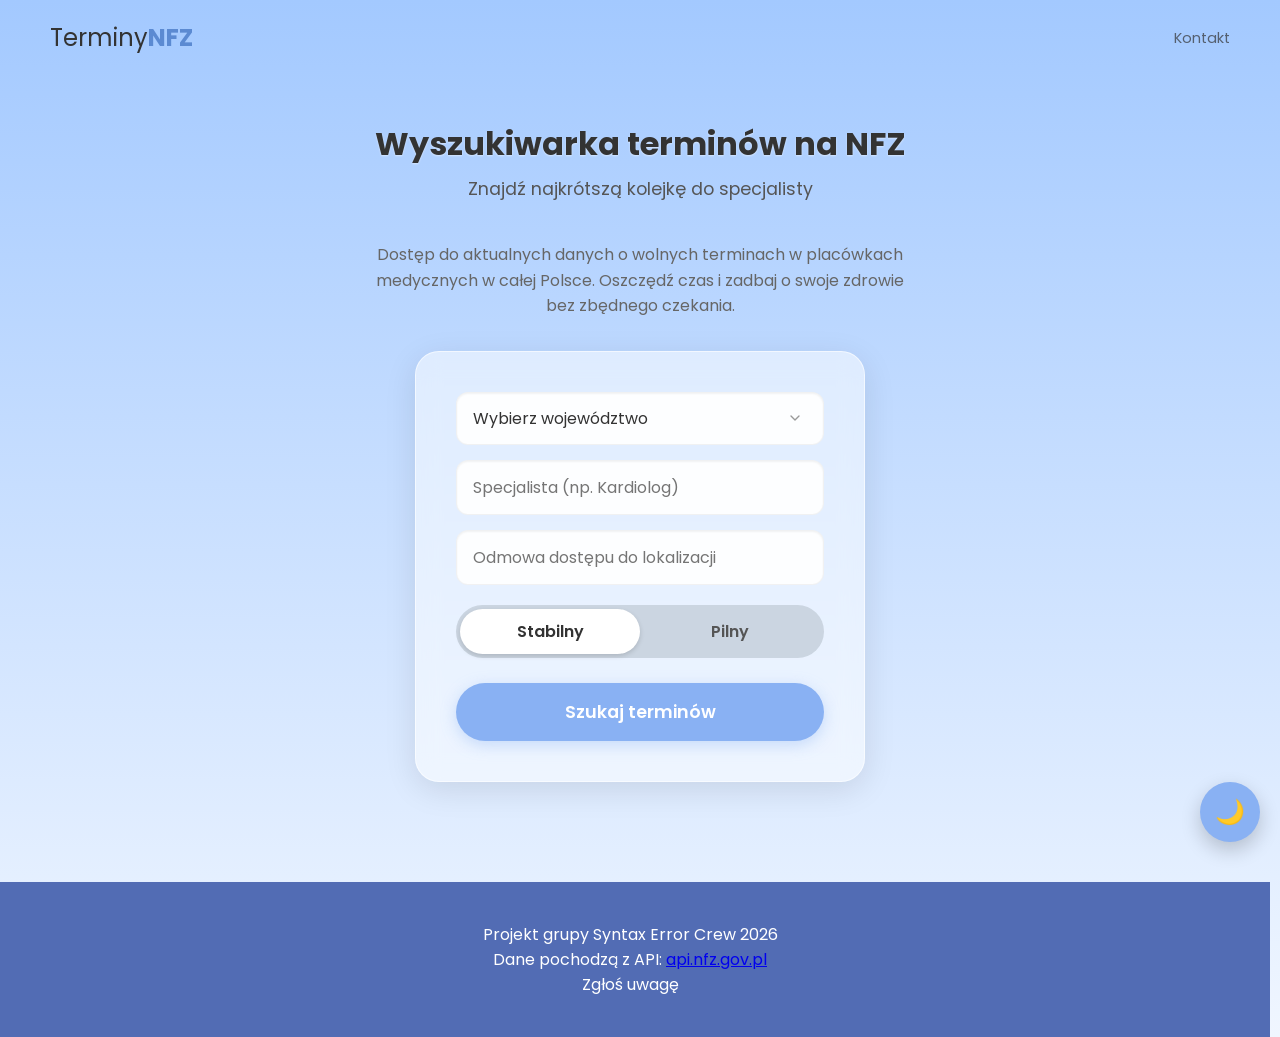
<file: index.html>
<!DOCTYPE html>
<html lang="pl">
<head>
    <meta charset="UTF-8">
    <meta name="viewport" content="width=device-width, initial-scale=1.0">
    <title>Wyszukiwarka Terminów Lekarskich</title>
    <link rel="stylesheet" href="style.css">

 <!-- favicon    -->
    <link rel="shortcut icon" href="favicon/favicon.ico">

<link rel="icon" type="image/png" sizes="32x32" href="favicon/favicon-32x32.png">
<link rel="icon" type="image/png" sizes="16x16" href="favicon/favicon-16x16.png">
<link rel="apple-touch-icon" sizes="180x180" href="favicon/apple-touch-icon.png">

<link rel="manifest" href="site.webmanifest">
</head>
<body class="home-page">    
    <script>
        if (localStorage.getItem('theme') === 'dark') {
            document.body.classList.add('dark');
        }
    </script>
    <nav class="top-nav">
        <div class="logo">Terminy<b>NFZ</b></div>
        <div class="nav-links">
            <a href="#footer">Kontakt</a>
        </div>
    </nav>

    <header class="hero-text">
        <h1>Wyszukiwarka terminów na NFZ</h1>
        <p class="subtitle">Znajdź najkrótszą kolejkę do specjalisty</p>
        <p class="description">
            Dostęp do aktualnych danych o wolnych terminach w placówkach medycznych w całej Polsce.
            Oszczędź czas i zadbaj o swoje zdrowie bez zbędnego czekania.
        </p>
    </header>
    
    <!-- search-form -->
    <div class="search-form">
        <select class="form-select">
            <option value="" disabled selected>Wybierz województwo</option>
            <option value="dolnoslaskie">Dolnośląskie</option>
            <option value="kujawsko-pomorskie">Kujawsko-Pomorskie</option>
            <option value="lubelskie">Lubelskie</option>
            <option value="lubuskie">Lubuskie</option>
            <option value="lodzkie">Łódzkie</option>
            <option value="malopolskie">Małopolskie</option>
            <option value="mazowieckie">Mazowieckie</option>
            <option value="opolskie">Opolskie</option>
            <option value="podkarpackie">Podkarpackie</option>
            <option value="podlaskie">Podlaskie</option>
            <option value="pomorskie">Pomorskie</option>
            <option value="slaskie">Śląskie</option>
            <option value="swietokrzyskie">Świętokrzyskie</option>
            <option value="warminsko-mazurskie">Warmińsko-Mazurskie</option>
            <option value="wielkopolskie">Wielkopolskie</option>
            <option value="zachodniopomorskie">Zachodniopomorskie</option>
        </select>

        <div class="autocomplete-wrapper">
        <input 
            type="text" 
            id="benefit-input"
            class="form-input" 
            placeholder="Specjalista (np. Kardiolog)"
            autocomplete="off"
        >

        <div id="suggestions-box" class="suggestions-box"></div>
        </div>

        <input type="text" id="city-input" class="form-input" placeholder="Miejscowość">

        <div class="priority">
            <div class="priority-option">
                <input type="radio" name="tryb" id="stabilny" checked>
                <label for="stabilny">Stabilny</label>
            </div>
            <div class="priority-option">
                <input type="radio" name="tryb" id="pilny">
                <label for="pilny">Pilny</label>
            </div>
        </div>

        <a href="#" class="btn-search">Szukaj terminów</a>
    </div>
    <button id="theme-toggle">🌙</button>

    <footer id="footer">
        <p>Projekt grupy Syntax Error Crew 2026</p>
        <p>Dane pochodzą z API: <a href="https://api.nfz.gov.pl/" target="_blank">api.nfz.gov.pl</a></p>
        <p><a href="mailto:filologiapjn2024@gmail.com?subject=Zgłoszenie-TerminyNFZ" class="mailto-link">Zgłoś uwagę</a></p>
    </footer>

    <script src="script.js"></script>
</body>
</html>
</file>
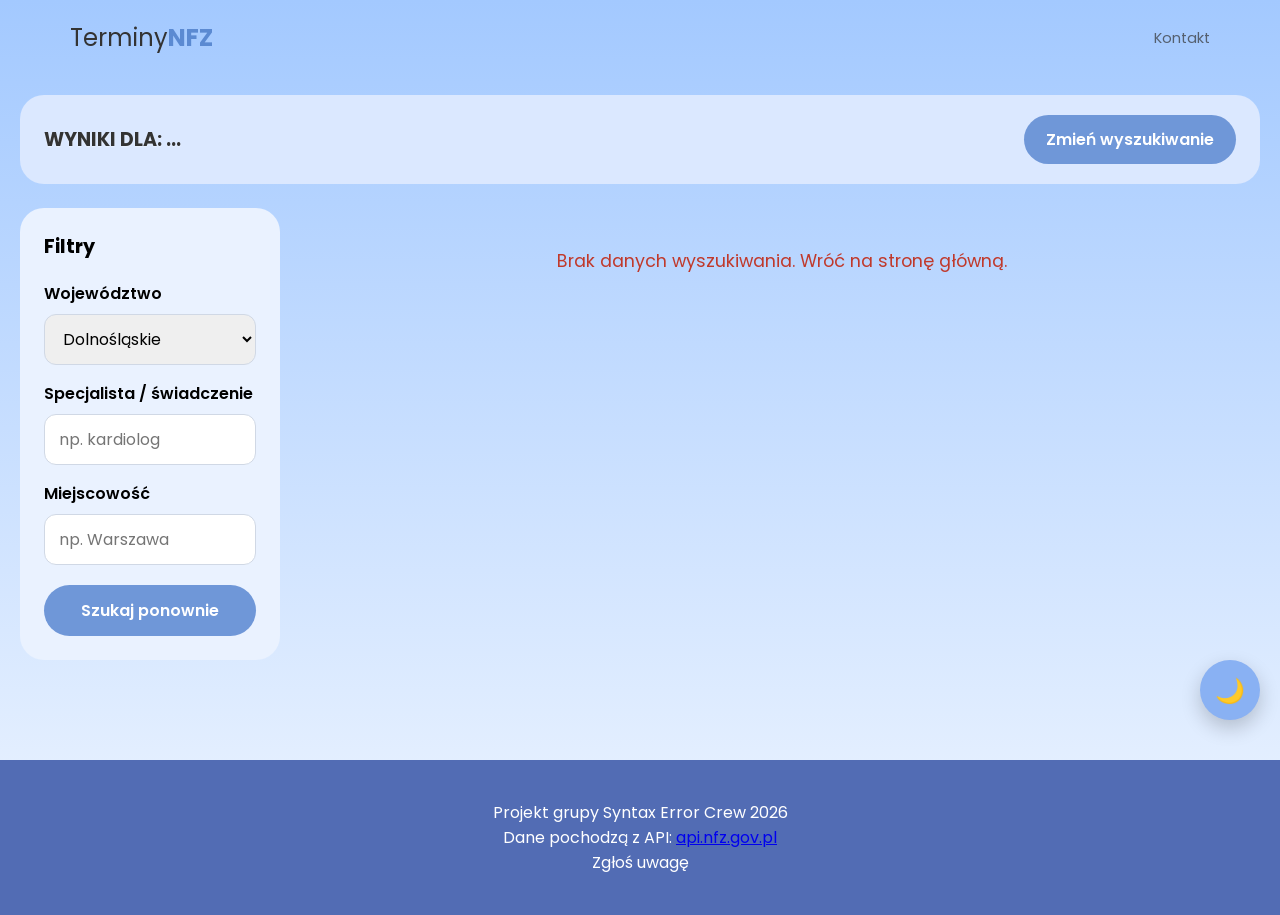
<file: results.html>
<!DOCTYPE html>
<html lang="pl">
<head>
    <meta charset="UTF-8">
    <meta name="viewport" content="width=device-width, initial-scale=1.0">
    <title>Wyniki wyszukiwania - Terminy NFZ</title>
    <link rel="stylesheet" href="style.css">

    <link rel="shortcut icon" href="favicon/favicon.ico">
    <link rel="icon" type="image/png" sizes="32x32" href="favicon/favicon-32x32.png">
    <link rel="icon" type="image/png" sizes="16x16" href="favicon/favicon-16x16.png">
    <link rel="apple-touch-icon" sizes="180x180" href="favicon/apple-touch-icon.png">
    <link rel="manifest" href="site.webmanifest">

    <style>
        .loading-msg {
            grid-column: 1 / -1;
            text-align: center;
            padding: 40px;
            font-size: 1.1rem;
            color: #555;
        }
        .wait-info {
            font-size: 0.85rem;
            color: #666;
            margin: 4px 0 8px;
        }
        .phone-info {
            font-size: 0.85rem;
            color: #555;
            margin: 4px 0;
        }
        .benefit-label {
            font-size: 0.8rem;
            color: #888;
            margin-bottom: 10px;
        }
        #apply-filters {
            width: 100%;
            margin-top: 20px;
            padding: 13px;
            background: #6f97d8;
            color: white;
            border: none;
            border-radius: 999px;
            font-size: 1rem;
            font-weight: 600;
            cursor: pointer;
        }
        #apply-filters:hover { background: #5b83c4; }
        #apply-filters:disabled {
            opacity: 0.65;
            cursor: wait;
        }
    </style>
</head>
<body class="results-body">
    <script>
        if (localStorage.getItem('theme') === 'dark') {
            document.body.classList.add('dark');
        }
    </script>
    <nav class="top-nav">
        <div class="logo"><a href="index.html">Terminy<b>NFZ</b></a></div>
        <div class="nav-links">
            <a href="#footer">Kontakt</a> 
        </div>
    </nav>

    <main class="results-page">
        <section class="results-header">
            <div class="results-info">
                <h1>WYNIKI DLA: ...</h1>
            </div>
            <a href="index.html" class="change-search-btn">Zmień wyszukiwanie</a>
        </section>

        <div class="results-content">
            <aside class="filters-panel">
                <h2>Filtry</h2>

                <label for="filter-province">Województwo</label>
                <select id="filter-province">
                    <option value="dolnoslaskie">Dolnośląskie</option>
                    <option value="kujawsko-pomorskie">Kujawsko-Pomorskie</option>
                    <option value="lubelskie">Lubelskie</option>
                    <option value="lubuskie">Lubuskie</option>
                    <option value="lodzkie">Łódzkie</option>
                    <option value="malopolskie">Małopolskie</option>
                    <option value="mazowieckie">Mazowieckie</option>
                    <option value="opolskie">Opolskie</option>
                    <option value="podkarpackie">Podkarpackie</option>
                    <option value="podlaskie">Podlaskie</option>
                    <option value="pomorskie">Pomorskie</option>
                    <option value="slaskie">Śląskie</option>
                    <option value="swietokrzyskie">Świętokrzyskie</option>
                    <option value="warminsko-mazurskie">Warmińsko-Mazurskie</option>
                    <option value="wielkopolskie">Wielkopolskie</option>
                    <option value="zachodniopomorskie">Zachodniopomorskie</option>
                </select>

                <!-- <label for="filter-benefit">Specjalista / świadczenie</label>
                <input type="text" id="filter-benefit" placeholder="np. kardiolog"> -->

                <label for="filter-benefit">Specjalista / świadczenie</label>
                    <div class="autocomplete-wrapper">
                    <input type="text" id="filter-benefit" placeholder="np. kardiolog" autocomplete="off">
                    <div id="filter-suggestions-box" class="suggestions-box"></div>
                </div>

                <label for="filter-city">Miejscowość</label>
                <input type="text" id="filter-city" placeholder="np. Warszawa">

                <button id="apply-filters">Szukaj ponownie</button>
            </aside>

            <div class="results-main">
                <div id="pagination-top" class="pagination"></div>

                <section class="results-grid">
                    <p class="loading-msg">Ładowanie...</p>
                </section>

                <div id="pagination-bottom" class="pagination"></div>
            </div>
        </div>
    </main>

    <button id="theme-toggle">🌙</button>

    <footer id="footer">
        <p>Projekt grupy Syntax Error Crew 2026</p>
        <p>Dane pochodzą z API: <a href="https://api.nfz.gov.pl/" target="_blank">api.nfz.gov.pl</a></p>
        <p><a href="mailto:filologiapjn2024@gmail.com?subject=Zgłoszenie-TerminyNFZ" class="mailto-link">Zgłoś uwagę</a></p>
    </footer>

    <script src="script.js"></script>
</body>
</html>
</file>
<file: style.css>
@import url('https://fonts.googleapis.com/css2?family=Poppins:wght@400;600&display=swap');

:root {
  --bg-gradient-top: #a3c9ff;
  --bg-gradient-bottom: #f0f6ff;
  --text-dark: #333;
  --input-bg: rgba(255, 255, 255, 0.92);
  --primary-blue: #89b1f3;
  --primary-hover: #7aa5eb;
  --glas-bg: rgba(255, 255, 255, 0.5);
}

* {
  box-sizing: border-box;
  margin: 0;
  padding: 0;
  font-family: 'Poppins', sans-serif;
}

body {
  background: linear-gradient(180deg, var(--bg-gradient-top) 0%, var(--bg-gradient-bottom) 100%);
  min-height: 100vh;
  
  /* Włączamy Flexbox dla całego okna przeglądarki */
  display: flex;         
  flex-direction: column;
  
  /* Zmieniamy dolny padding na 0, aby stopka idealnie dotykała krawędzi ekranu */
  padding: 20px 20px 0 20px; 
  box-sizing: border-box;
}

.home-page {
  display: flex;
  flex-direction: column;
  align-items: center;
  position: relative;
  /* USUNIĘTO justify-content: center; - dzięki temu zawartość nie blokuje stopki */
}

.results-body {
  /* Zmieniamy z display: block na flex, aby strona wyników też obsługiściła dół */
  display: flex;         
  flex-direction: column;
  padding-top: 0;
}

.results-body .top-nav {
    position: relative;
    padding: 20px 50px; 
}

.results-page {
    padding-top: 20px; 
}

.top-nav {
  position: absolute;
  top: 0;
  width: 100%;
  padding: 20px 50px;
  display: flex;
  justify-content: space-between;
  align-items: center;
}

.logo {
  font-size: 1.5rem;
  color: var(--text-dark);
}

.logo b {
  color: #5b8ad2;
}

.logo a {
    text-decoration: none;
    color: var(--text-dark); /* Upewnia się, że tekst zachowa ciemny kolor */
}

.nav-links a {
  text-decoration: none;
  color: var(--text-dark);
  margin-left: 20px;
  font-size: 0.9rem;
  opacity: 0.7;
}

h1 {
  color: var(--text-dark);
  font-size: 2rem;
  text-align: center;
  margin-bottom: 0.5rem;
  text-shadow: 0 1px 2px rgba(255, 255, 255, 0.5);
}

.subtitle {
  text-align: center;
  color: #555;
  font-size: 1.1rem;
  margin-bottom: 2.5rem;
  font-weight: 400;
}

.hero-text {
  text-align: center;
  max-width: 600px;
  margin-bottom: 2rem;
  margin-top: 100px;
}

.description {
  color: #666;
  font-size: 1rem;
  line-height: 1.6;
  margin-top: 15px;
  padding: 0 20px;
}

.search-form {
  background: var(--glas-bg);
  backdrop-filter: blur(12px);
  -webkit-backdrop-filter: blur(12px);
  padding: 2.5rem;
  border-radius: 24px;
  width: 100%;
  max-width: 450px;
  box-shadow: 0 8px 32px rgba(0, 0, 0, 0.1);
  border: 1px solid rgba(255, 255, 255, 0.6);
  display: flex;
  flex-direction: column;
  gap: 15px;
}

.form-select,
.form-input {
  width: 100%;
  padding: 14px 16px;
  border: 1px solid rgba(0, 0, 0, 0.05);
  background-color: var(--input-bg);
  box-shadow: inset 0 1px 2px rgba(0, 0, 0, 0.05);
  border-radius: 12px;
  font-size: 1rem;
  color: var(--text-dark);
  outline: none;
  transition: 0.3s;
}

.form-select {
  -webkit-appearance: none;
  -moz-appearance: none;
  appearance: none;
  background-image: url('data:image/svg+xml;charset=US-ASCII,<svg xmlns="http://www.w3.org/2000/svg" width="16" height="16" viewBox="0 0 24 24" fill="none" stroke="%23999" stroke-width="2" stroke-linecap="round" stroke-linejoin="round"><polyline points="6 9 12 15 18 9"></polyline></svg>');
  background-repeat: no-repeat;
  background-position: right 20px center;
  padding-right: 45px !important;
}

.form-select:focus,
.form-input:focus {
  background-color: #fff;
  box-shadow: 0 0 0 3px rgba(122, 165, 235, 0.3);
}

.priority {
  display: flex;
  background-color: #cbd5e1;
  padding: 4px;
  border-radius: 50px;
  margin-top: 5px;
}

.priority-option {
  flex: 1;
  position: relative;
}

.priority-option input[type="radio"] {
  display: none;
}

.priority-option label {
  display: block;
  text-align: center;
  padding: 10px;
  border-radius: 50px;
  cursor: pointer;
  font-weight: 600;
  color: #555;
  transition: all 0.3s ease;
}

.priority-option input:checked + label {
  background-color: white;
  color: var(--text-dark);
  box-shadow: 0 2px 5px rgba(0, 0, 0, 0.15);
}

.btn-search {
  display: flex;
  justify-content: center;
  align-items: center;
  background-color: var(--primary-blue);
  color: white;
  padding: 16px;
  border: none;
  border-radius: 50px;
  font-size: 1.1rem;
  font-weight: 600;
  cursor: pointer;
  margin-top: 10px;
  box-shadow: 0 4px 15px rgba(137, 177, 243, 0.4);
  transition: all 0.3s ease;
  text-decoration: none;
}

.btn-search:hover {
  background-color: var(--primary-hover);
}

.btn-search:active {
  transform: scale(0.98);
}


  layout-css
/* strona z rezultatami */
.results-page {
  padding: 30px 40px;
}

.results-content {
  display: flex;
  gap: 24px;
  align-items: flex-start;
}

.results-main {
  flex: 1;
  min-width: 0;
}

.results-header {
  display: flex;
  justify-content: space-between;
  align-items: center;
  gap: 20px;
  padding: 20px 24px;
  margin-bottom: 24px;
  background: #dbe8ff;
  border-radius: 24px;
}

.results-header h1 {
  margin: 0;
  font-size: 1.2rem;
}

.change-search-btn {
  display: inline-block;
  padding: 12px 22px;
  background: #6f97d8;
  color: white;
  text-decoration: none;
  border-radius: 999px;
  font-weight: 600;
}

/* kolumna filtry */
.filters-panel {
  width: 260px;
  flex-shrink: 0;
  background: #eaf2ff;
  padding: 24px;
  border-radius: 24px;
}

.filters-panel h2 {
  margin-top: 0;
  margin-bottom: 20px;
  font-size: 1.2rem;
}

.filters-panel label {
  display: block;
  margin-bottom: 8px;
  margin-top: 16px;
  font-weight: 600;
}

.filters-panel select,
.filters-panel input {
  width: 100%;
  padding: 12px 14px;
  border: 1px solid #d0d8e5;
  border-radius: 12px;
  font-size: 1rem;
  box-sizing: border-box;
}

.results-grid {
  min-width: 0;
  display: grid;
  grid-template-columns: repeat(auto-fit, minmax(280px, 1fr));
  gap: 20px;
}

.pagination {
  display: flex;
  justify-content: center;
  align-items: center;
  gap: 10px;
  flex-wrap: wrap;
  margin: 0 0 24px;
}

.pagination:last-child {
  margin: 24px 0 0;
}

.pagination-btn {
  width: 48px;
  height: 48px;
  padding: 0;
  border: none;
  border-radius: 50%;
  background: #6f97d8;
  color: white;
  font-size: 1rem;
  font-weight: 600;
  cursor: pointer;
}

.pagination-btn.is-active {
  opacity: 0.55;
  cursor: default;
}

.pagination-dots {
  color: #1f2a44;
  font-size: 1.1rem;
  font-weight: 600;
  padding: 0 2px;
}

/* kafelki */
.result-card {
  background: #ffffff;
  min-width: 0;
  padding: 20px;
  border-radius: 22px;
  box-shadow: 0 6px 18px rgba(0, 0, 0, 0.08);
}

.result-card h3 {
  margin-top: 0;
  margin-bottom: 8px;
  font-size: 1.1rem;
  line-height: 1.5;
  overflow-wrap: anywhere;
  word-break: break-word;
  hyphens: auto;
}

.result-card p {
  margin: 6px 0;
}

.term-box {
  margin: 16px 0;
  padding: 14px;
  background: #edf4ff;
  border-radius: 16px;
  text-align: center;
}

.term-box span {
  display: block;
  font-size: 0.9rem;
  margin-bottom: 6px;
}

.reserve-btn {
  width: 100%;
  padding: 12px;
  border: none;
  border-radius: 999px;
  background: #6f97d8;
  color: white;
  font-size: 1rem;
  font-weight: 600;
  cursor: pointer;
}

@media (max-width: 900px) {
  .results-content {
    flex-direction: column;
  }

  .filters-panel {
    width: 100%;
  }

  .results-header {
    flex-direction: column;
    align-items: flex-start;
  }

  .pagination {
    justify-content: flex-start;
  }
}

body.dark {
  --bg-gradient-top: #1f315a;
  --bg-gradient-bottom: #020617;
  --text-dark: #e2e8f0;
  --input-bg: #1e293b;
  --primary-blue: #3b82f6;
  --primary-hover: #2563eb;
  --glas-bg: rgba(30, 41, 59, 0.6);
}

#theme-toggle {
  position: relative; 
  display: flex;
  align-items: center;
  justify-content: center;
  
  margin-top: auto; 
  margin-bottom: 20px; 
  margin-left: 0;
  margin-right: 0;

  align-self: flex-end; 

  width: 60px;
  height: 60px;
  border-radius: 50%;
  font-size: 1.5rem;
  border: none;
  cursor: pointer;

  background: var(--primary-blue);
  color: white;

  box-shadow: 0 8px 20px rgba(0,0,0,0.2);
  transition: all 0.3s ease;
}

#theme-toggle:hover {
  transform: scale(1.1);
  background: var(--primary-hover);
}

#theme-toggle:active {
  transform: scale(0.95);
}

body.dark .priority {
  background-color: #0f172a;
}

body.dark .priority-option label {
  color: #94a3b8;
}

body.dark .priority-option input:checked + label {
  background-color: #3b82f6; /* niebieski akcent */
  color: white;
}

footer {
  width: 100vw;                       
  margin-left: calc(-50vw + 50%);     
  background-color: #526cb4; 
  color: #ffffff;            
  text-align: center;        
  padding: 40px 20px;        
  box-sizing: border-box; 
  margin-top: 20px;
}

.mailto-link {
  color: #ffffff;
  text-decoration: none;
}

.mailto-link:hover {
  color: #0e2a53;
  text-decoration: none;
}

.autocomplete-wrapper {
  position: relative;
  width: 100%;
}

.suggestions-box {
  position: absolute;
  top: calc(100% + 4px);
  left: 0;
  width: 100%;

  background: var(--input-bg);

  border: 1px solid rgba(0,0,0,0.08);
  border-radius: 12px;

  box-shadow: 0 4px 12px rgba(0,0,0,0.06);

  max-height: 240px;
  overflow-y: auto;

  z-index: 1000;
  display: none;

  backdrop-filter: blur(10px);
  -webkit-backdrop-filter: blur(10px);
}

.suggestion-item {
  padding: 12px 14px;

  cursor: pointer;

  color: var(--text-dark);

  font-size: 0.95rem;

  transition:
    background-color 0.15s ease,
    color 0.15s ease;
}

.suggestion-item:hover {
  background: rgba(0,0,0,0.04);
}

.suggestion-item + .suggestion-item {
  border-top: 1px solid rgba(0,0,0,0.05);
}

/* DARK MODE */

body.dark .suggestions-box {
  border: 1px solid rgba(255,255,255,0.08);
  box-shadow: 0 6px 18px rgba(0,0,0,0.25);
}

body.dark .suggestion-item:hover {
  background: rgba(255,255,255,0.06);
}

body.dark .suggestion-item + .suggestion-item {
  border-top: 1px solid rgba(255,255,255,0.05);
}

body.dark .form-input,
body.dark .form-select,
body.dark .filters-panel input,
body.dark .filters-panel select {
  background: rgba(15, 23, 42, 0.9);
  color: #f1f5f9;

  border: 1px solid rgba(255,255,255,0.08);

  box-shadow:
    inset 0 1px 2px rgba(0,0,0,0.3),
    0 0 0 transparent;
}

body.dark input::placeholder {
  color: #94a3b8;
}

body.dark .form-input:focus,
body.dark .form-select:focus,
body.dark .filters-panel input:focus,
body.dark .filters-panel select:focus {
  background: #0f172a;

  border-color: rgba(59,130,246,0.5);

  box-shadow:
    0 0 0 4px rgba(59,130,246,0.18);
}

body.dark .filters-panel {
  background: rgba(15, 23, 42, 0.72);

  border: 1px solid rgba(255,255,255,0.06);

  backdrop-filter: blur(14px);
  -webkit-backdrop-filter: blur(14px);

  box-shadow:
    0 10px 30px rgba(0,0,0,0.25);
}

body.dark .filters-panel h2,
body.dark .filters-panel label {
  color: #f1f5f9;
}

body.dark .results-header {
  background: rgba(15, 23, 42, 0.72);

  border: 1px solid rgba(255,255,255,0.06);

  backdrop-filter: blur(14px);
  -webkit-backdrop-filter: blur(14px);

  box-shadow:
    0 10px 30px rgba(0,0,0,0.2);
}

body.dark .result-card {
  background: rgba(15, 23, 42, 0.82);

  border: 1px solid rgba(255,255,255,0.06);

  color: #e2e8f0;

  box-shadow:
    0 8px 24px rgba(0,0,0,0.3);
}

body.dark .result-card h3 {
  color: #f8fafc;
}

body.dark .result-card p {
  color: #cbd5e1;
}

body.dark .term-box {
  background: rgba(30, 41, 59, 0.9);

  border: 1px solid rgba(255,255,255,0.05);
}

body.dark .term-box span {
  color: #94a3b8;
}

body.dark .term-box strong {
  color: #f8fafc;
}

body.dark .wait-info,
body.dark .phone-info,
body.dark .benefit-label,
body.dark .loading-msg {
  color: #94a3b8 !important;
}

body.dark .pagination-btn {
  background: #2563eb;
}

body.dark .pagination-btn:hover {
  background: #3b82f6;
}

body.dark .pagination-dots {
  color: #94a3b8;
}

body.dark .reserve-btn,
body.dark .change-search-btn,
body.dark #apply-filters {
  background: #2563eb;
}

body.dark .reserve-btn:hover,
body.dark .change-search-btn:hover,
body.dark #apply-filters:hover {
  background: #3b82f6;
}

body.dark .nav-links a,
body.dark .logo,
body.dark .logo a {
  color: #f1f5f9;
}

body.dark footer {
  background: #0f172a;
  border-top: 1px solid rgba(255,255,255,0.06);
}

body.dark .suggestions-box {
  background: rgba(15, 23, 42, 0.96);

  border: 1px solid rgba(255,255,255,0.08);

  box-shadow:
    0 10px 30px rgba(0,0,0,0.35);
}

body.dark .suggestion-item {
  color: #f1f5f9;
}

body.dark .suggestion-item:hover {
  background: rgba(255,255,255,0.06);
}

body.dark ::-webkit-scrollbar {
  width: 10px;
}

body.dark ::-webkit-scrollbar-track {
  background: #0f172a;
}

body.dark ::-webkit-scrollbar-thumb {
  background: #334155;
  border-radius: 999px;
}

body.dark ::-webkit-scrollbar-thumb:hover {
  background: #475569;
}

@media (max-width: 900px) {
  #theme-toggle {
    margin-top: 50px; 
  }
}
</file>
